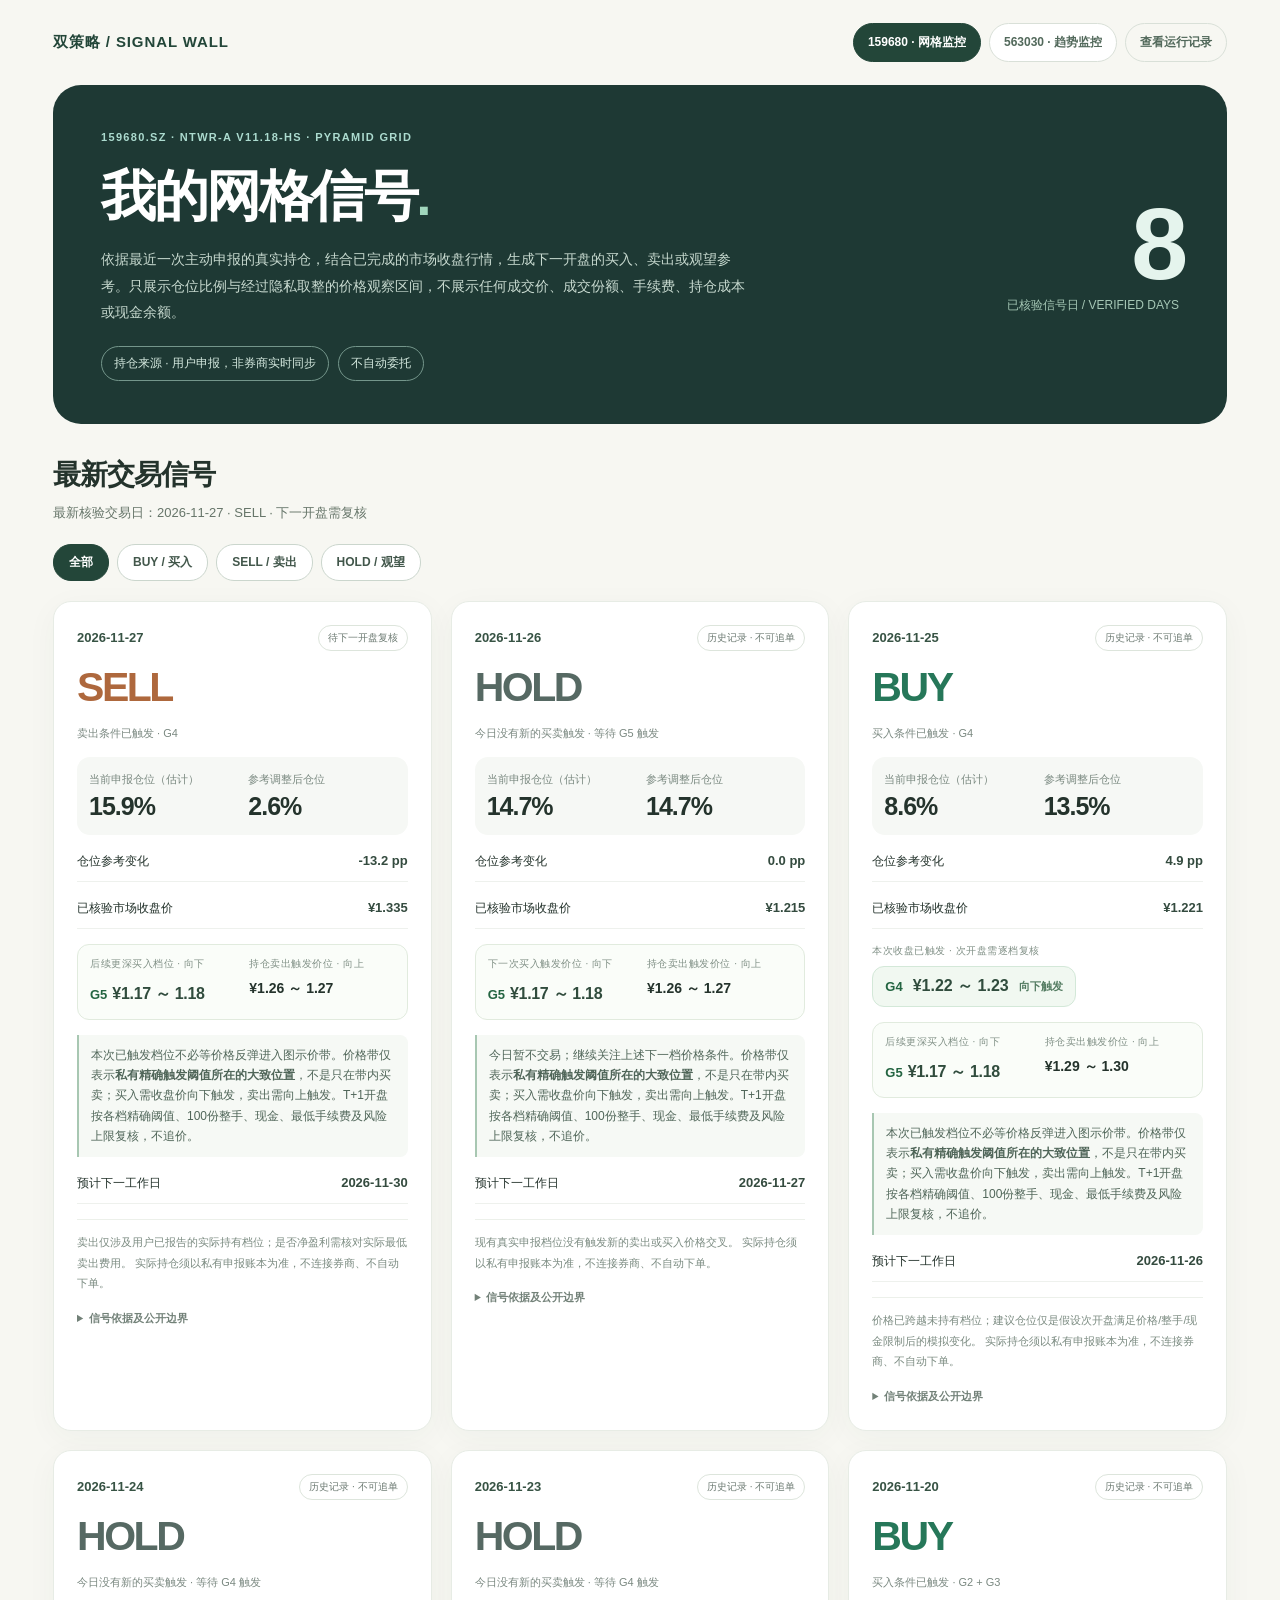
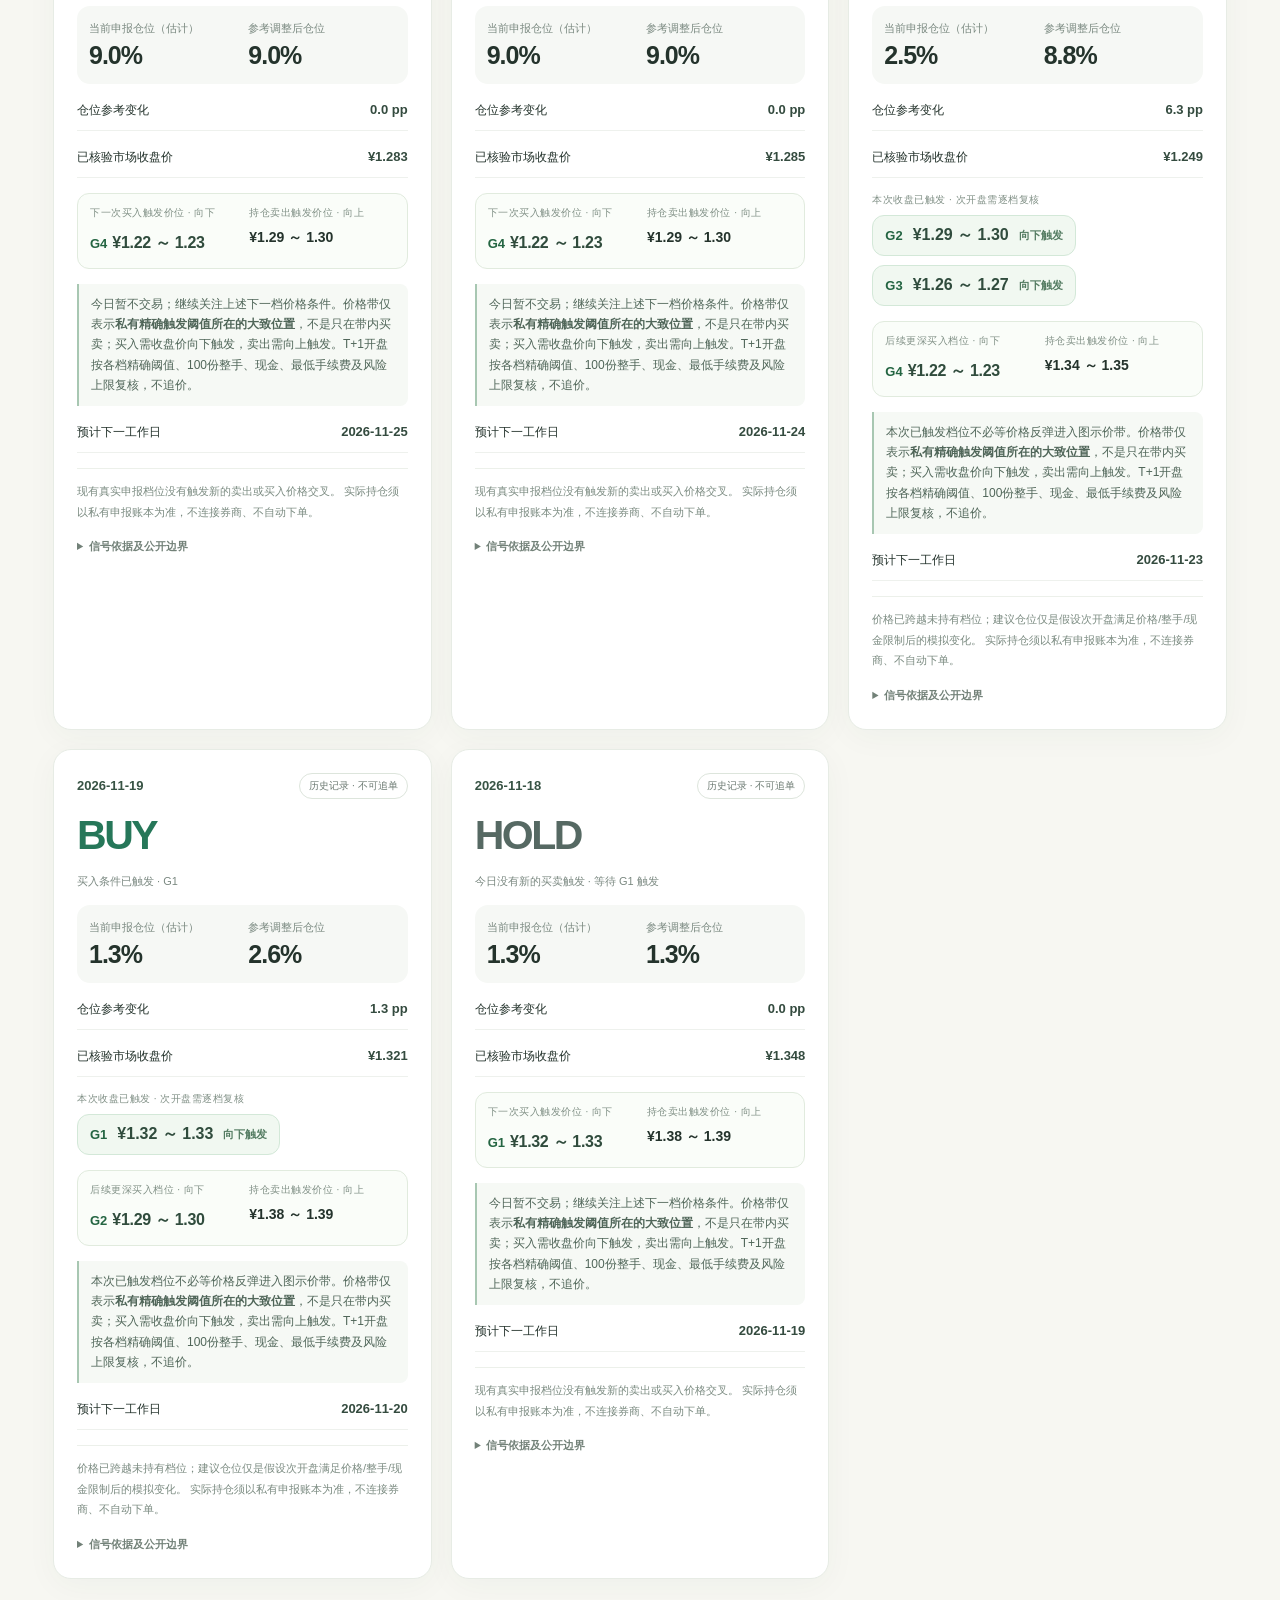
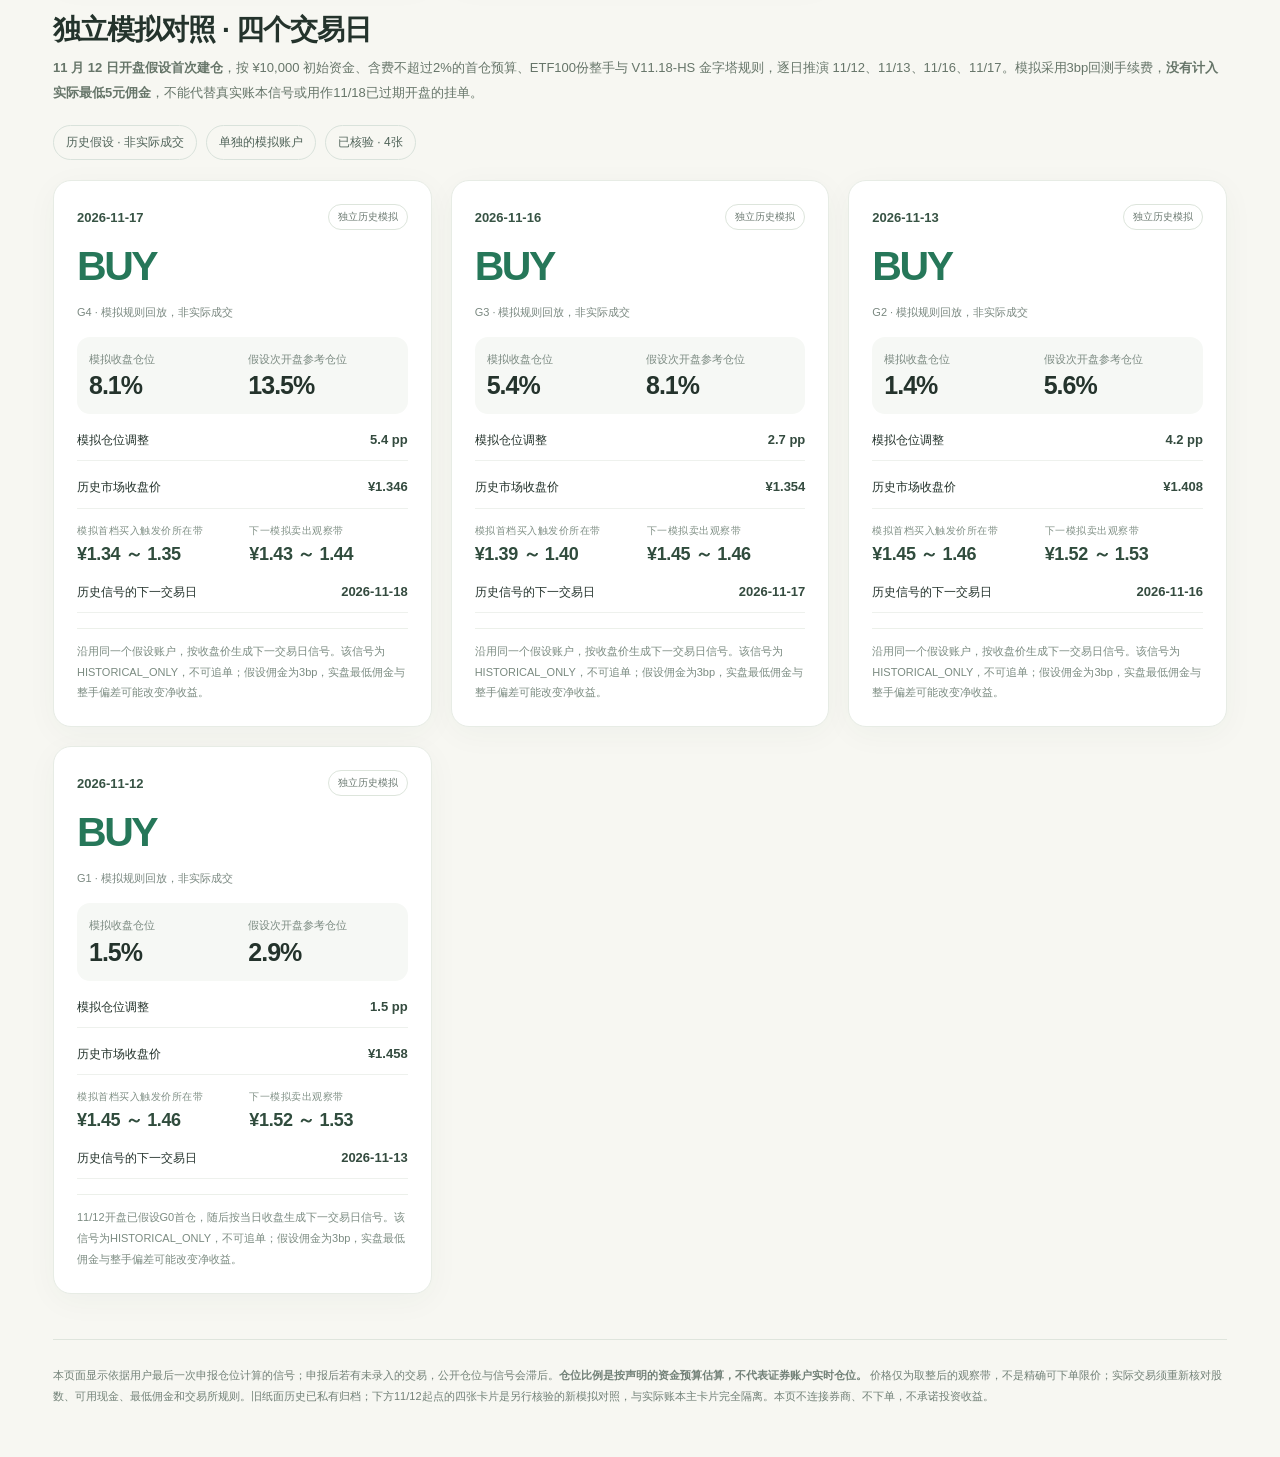
<file: index.html>
<!doctype html>
<html lang="zh-CN">
<head>
  <meta charset="utf-8">
  <meta name="viewport" content="width=device-width, initial-scale=1">
  <meta name="color-scheme" content="light">
  <meta name="description" content="159680.SZ / NTWR-A V11.18-HS。仅展示用户自报账本推导的仓位比例、价格观察带与信号；不公开实际成交明细。">
  <title>NTWR Signal Wall · 基于申报持仓的网格信号</title>
  <link rel="icon" type="image/svg+xml" href="data:image/svg+xml,%3Csvg%20xmlns%3D%22http%3A%2F%2Fwww.w3.org%2F2000%2Fsvg%22%20viewBox%3D%220%200%2064%2064%22%3E%3Crect%20width%3D%2264%22%20height%3D%2264%22%20rx%3D%2214%22%20fill%3D%22%23153f35%22%2F%3E%3Cpath%20d%3D%22M12%2020H52M12%2032H52M12%2044H52%22%20stroke%3D%22%23649487%22%20stroke-width%3D%222%22%20stroke-linecap%3D%22round%22%2F%3E%3Cpath%20d%3D%22M13%2022L25%2038L34%2030L42%2042L52%2017%22%20fill%3D%22none%22%20stroke%3D%22%23b8eed0%22%20stroke-width%3D%225%22%20stroke-linecap%3D%22round%22%20stroke-linejoin%3D%22round%22%2F%3E%3C%2Fsvg%3E">
  <link rel="stylesheet" href="./shared-ui.css">

</head>
<body>
<div class="shell">
  <nav class="nav" aria-label="双策略导航"><span class="logo">双策略 / SIGNAL WALL</span><div class="nav-actions"><a class="nav-link" href="./index.html" aria-current="page">159680 · 网格监控</a><a class="nav-link" href="./trend-563030.html">563030 · 趋势监控</a><a class="nav-link nav-link--secondary" href="https://github.com/zhangzihaoDT/grid-trading/actions/workflows/ntwr-a-159680-daily.yml" target="_blank" rel="noreferrer">查看运行记录</a></div></nav>
  <header class="hero">
    <div>
      <div class="eyebrow">159680.SZ · NTWR-A V11.18-HS · PYRAMID GRID</div>
      <h1>我的网格信号<span style="color:#a1d7bd">.</span></h1>
      <p>依据最近一次主动申报的真实持仓，结合已完成的市场收盘行情，生成下一开盘的买入、卖出或观望参考。只展示仓位比例与经过隐私取整的价格观察区间，不展示任何成交价、成交份额、手续费、持仓成本或现金余额。</p>
      <div class="state"><span class="chip" style="border-color:#74968b;color:#d5e9df">持仓来源 · 用户申报，非券商实时同步</span><span class="chip" style="border-color:#74968b;color:#d5e9df">不自动委托</span></div>
    </div>
    <div class="hero-stats"><div><div class="big-number" id="day-count">—</div><div class="subtle">已核验信号日 / VERIFIED DAYS</div></div></div>
  </header>
  <section class="intro">
    <h2>最新交易信号</h2>
    <p id="latest">尚无基于实际申报账本的新收盘信号。需等待当日收盘双源行情核验完成。</p>
    <div class="bar">
      <button class="filter" aria-pressed="true" data-filter="ALL">全部</button>
      <button class="filter" aria-pressed="false" data-filter="BUY">BUY / 买入</button>
      <button class="filter" aria-pressed="false" data-filter="SELL">SELL / 卖出</button>
      <button class="filter" aria-pressed="false" data-filter="HOLD">HOLD / 观望</button>
    </div>
  </section>
  <main id="cards" class="grid" aria-live="polite"><div class="empty">正在读取已核验的持仓信号…</div></main>
  <section class="intro" id="simulated-history" aria-label="独立历史模拟对照">
    <h2>独立模拟对照 · 四个交易日</h2>
    <p><strong>11 月 12 日开盘假设首次建仓</strong>，按 ¥10,000 初始资金、含费不超过2%的首仓预算、ETF100份整手与 V11.18-HS 金字塔规则，逐日推演 11/12、11/13、11/16、11/17。模拟采用3bp回测手续费，<strong>没有计入实际最低5元佣金</strong>，不能代替真实账本信号或用作11/18已过期开盘的挂单。</p>
    <div class="state"><span class="chip">历史假设 · 非实际成交</span><span class="chip">单独的模拟账户</span><span class="chip" id="simulation-count">待核验</span></div>
  </section>
  <section id="simulation-cards" class="grid" aria-live="polite"><div class="empty">模拟历史数据待核验发布；不会借用真实成交或旧模拟卡片。</div></section>
  <footer class="footer">本页面显示依据用户最后一次申报仓位计算的信号；申报后若有未录入的交易，公开仓位与信号会滞后。<strong>仓位比例是按声明的资金预算估算，不代表证券账户实时仓位。</strong> 价格仅为取整后的观察带，不是精确可下单限价；实际交易须重新核对股数、可用现金、最低佣金和交易所规则。旧纸面历史已私有归档；下方11/12起点的四张卡片是另行核验的新模拟对照，与实际账本主卡片完全隔离。本页不连接券商、不下单，不承诺投资收益。</footer>
</div>
<script>
"use strict";
const $=id=>document.getElementById(id);
const esc=value=>String(value??"").replace(/[&<>"']/g,c=>({"&":"&amp;","<":"&lt;",">":"&gt;",'"':"&quot;","'":"&#39;"}[c]));
let entries=[],current="ALL";
function priceZone(zone) {
  if(!zone)return "暂无";
  return "¥"+esc(zone.low)+" ～ "+esc(zone.high);
}
function card(e){
  const historic=e.timeliness==="HISTORICAL_ONLY" || (entries.length>0 && e.market_date<entries[0].market_date);
  const label=e.signal==="BUY"?"买入条件已触发":e.signal==="SELL"?"卖出条件已触发":"今日没有新的买卖触发";
  const date=esc(e.market_date);
  const fresh=e.ledger_freshness&&e.ledger_freshness.replace("USER_REPORTED_THROUGH_","");
  const hasRungDetail=Array.isArray(e.triggered_buy_zones);
  const triggered=hasRungDetail?e.triggered_buy_zones:(e.signal==="BUY"&&e.next_buy_zone?[{rung:e.strategy_rung,zone:e.next_buy_zone}]:[]);
  const upcoming=hasRungDetail?e.next_untriggered_buy_zone:null;
  // Preserve a next-trigger guide for legacy HOLD cards rather than
  // hiding an existing public next_buy_zone just because the card is old.
  const nextZone=upcoming?.zone||(hasRungDetail?null:(e.signal==="HOLD"?e.next_buy_zone:null));
  const nextRung=upcoming?.rung||"下一档";
  const triggeredHTML=triggered.map(item=>
    '<div class="rung-pill"><span class="rung-name">'+esc(item.rung)+'</span><span class="rung-band">'+priceZone(item.zone)+'</span><span class="rung-direction">向下触发</span></div>'
  ).join("");
  const sub=triggered.length?triggered.map(x=>esc(x.rung)).join(" + ")
    :e.signal==="HOLD"?"等待 "+esc(nextRung)+" 触发":esc(e.strategy_rung);
  const upcomingText=nextZone?
    '<span class="rung-name">'+esc(nextRung)+'</span><span class="zone">'+priceZone(nextZone)+'</span>':
    '<span class="zone-empty">暂无可核验的下一买入档位</span>';
  const triggerTitle=e.signal==="HOLD"?"下一次买入触发价位":"后续更深买入档位";
  const triggeredSection=triggered.length?
    '<div class="rung-section"><div class="zone-title">本次收盘已触发 · 次开盘需逐档复核</div><div class="rung-list">'+triggeredHTML+'</div></div>':"";
  return '<article class="card '+esc(e.signal)+'">'
    +'<div class="card-top"><span class="date">'+date+'</span><span class="tag">'+(historic?'历史记录 · 不可追单':'待下一开盘复核')+'</span></div>'
    +'<div class="signal">'+esc(e.signal)+'</div>'
    +'<div class="signal-sub">'+label+' · '+sub+'</div>'
    +'<div class="weights"><div><div class="label">当前申报仓位（估计）</div><div class="val">'+esc(e.stock_weight_pct)+'%</div></div>'
    +'<div><div class="label">参考调整后仓位</div><div class="val">'+esc(e.reference_target_weight_pct)+'%</div></div></div>'
    +'<div class="row"><span>仓位参考变化</span><strong>'+esc(e.suggested_change_pp)+' pp</strong></div>'
    +'<div class="row"><span>已核验市场收盘价</span><strong>¥'+Number(e.close_market).toFixed(3)+'</strong></div>'
    +'<div class="rung-sections">'
    +triggeredSection
    +'<div class="zones next-trigger-guides"><div><div class="zone-title">'+triggerTitle+' · 向下</div><div class="zone-entry">'+upcomingText+'</div></div>'
    +'<div><div class="zone-title">持仓卖出触发价位 · 向上</div><div class="zone-entry">'+priceZone(e.next_sell_zone)+'</div></div></div>'
    +'<div class="price-guidance">'
    +(e.signal==="HOLD"?'今日暂不交易；继续关注上述下一档价格条件。':'本次已触发档位不必等价格反弹进入图示价带。')
    +'价格带仅表示<strong>私有精确触发阈值所在的大致位置</strong>，不是只在带内买卖；买入需收盘价向下触发，卖出需向上触发。'
    +'T+1开盘按各档精确阈值、100份整手、现金、最低手续费及风险上限复核，不追价。'
    +'</div></div>'
    +'<div class="row"><span>预计下一工作日</span><strong>'+esc(e.next_weekday)+'</strong></div>'
    +'<div class="disclaimer">'+esc(e.reason)+' 实际持仓须以私有申报账本为准，不连接券商、不自动下单。</div>'
    +'<details><summary>信号依据及公开边界</summary><div style="padding-top:12px">持仓基于用户最后一次申报、未连接券商；最近记录更新日期：'+esc(fresh||"未知")+'。'
    +'策略版本：'+esc(e.strategy_version)+'。买入曾观测到最低佣金，卖出费用未核实。'
    +(historic?' 当前执行窗口已过去，不能追单。':' 下一开盘需要重新核对可成交条件。')
    +'</div></details>'
    +'</article>';
}
function simulatedCard(e){
  const note=e.market_date==="2026-11-12"?"11/12开盘已假设G0首仓，随后按当日收盘生成下一交易日信号": "沿用同一个假设账户，按收盘价生成下一交易日信号";
  return '<article class="card '+esc(e.signal)+'">'
    +'<div class="card-top"><span class="date">'+esc(e.market_date)+'</span><span class="tag">独立历史模拟</span></div>'
    +'<div class="signal">'+esc(e.signal)+'</div>'
    +'<div class="signal-sub">'+esc(e.strategy_rung)+' · 模拟规则回放，非实际成交</div>'
    +'<div class="weights"><div><div class="label">模拟收盘仓位</div><div class="val">'+esc(e.stock_weight_pct)+'%</div></div>'
    +'<div><div class="label">假设次开盘参考仓位</div><div class="val">'+esc(e.reference_target_weight_pct)+'%</div></div></div>'
    +'<div class="row"><span>模拟仓位调整</span><strong>'+esc(e.suggested_change_pp)+' pp</strong></div>'
    +'<div class="row"><span>历史市场收盘价</span><strong>¥'+Number(e.close_market).toFixed(3)+'</strong></div>'
    +'<div class="zones"><div><div class="zone-title">模拟首档买入触发价所在带</div><div class="zone">'+priceZone(e.next_buy_zone)+'</div></div>'
    +'<div><div class="zone-title">下一模拟卖出观察带</div><div class="zone">'+priceZone(e.next_sell_zone)+'</div></div></div>'
    +'<div class="row"><span>历史信号的下一交易日</span><strong>'+esc(e.next_weekday)+'</strong></div>'
    +'<div class="disclaimer">'+note+'。该信号为HISTORICAL_ONLY，不可追单；假设佣金为3bp，实盘最低佣金与整手偏差可能改变净收益。</div>'
    +'</article>';
}
fetch("./simulation.json",{cache:"no-store"})
  .then(res=>{if(!res.ok)throw Error("historical simulation not available");return res.json();})
  .then(feed=>{
    if(feed.schema_version!==1||feed.symbol!=="159680.SZ"
       ||feed.account_mode!=="COUNTERFACTUAL_PAPER_ONLY_NOV12_INITIAL_BUY"
       ||feed.simulation_start!=="2026-11-12"||feed.simulation_end!=="2026-11-17"
       ||feed.entry_budget_target_pct!=="2.0"||!Array.isArray(feed.entries)
       ||feed.entries.length!==4||feed.entries.some(x=>x.timeliness!=="HISTORICAL_ONLY")
       ||feed.entries.map(x=>x.market_date).join(",")!=="2026-11-17,2026-11-16,2026-11-13,2026-11-12"
       )throw Error("unverified four-session simulation");
    $("simulation-count").textContent="已核验 · 4张";
    $("simulation-cards").innerHTML=feed.entries.map(simulatedCard).join("");
  })
  .catch(()=>{$("simulation-count").textContent="尚未核验";
              $("simulation-cards").innerHTML='<div class="empty">四张模拟卡片尚未通过行情和规则验收，暂不展示。</div>';});

function render(){
  const showing=current==="ALL"?entries:entries.filter(e=>e.signal===current);
  $("cards").innerHTML=showing.length?showing.map(card).join(""):'<div class="empty">该分类暂无经核验的实际申报账本信号。</div>';
}
document.querySelectorAll(".filter").forEach(btn=>btn.addEventListener("click",()=>{
  current=btn.dataset.filter;
  document.querySelectorAll(".filter").forEach(x=>x.setAttribute("aria-pressed",String(x===btn)));
  render();
}));
fetch("./signals.json",{cache:"no-store"})
  .then(res=>{if(!res.ok)throw Error("HTTP "+res.status);return res.json();})
  .then(feed=>{
    if(feed.schema_version!==2||feed.symbol!=="159680.SZ"||
       feed.account_mode!=="USER_REPORTED_POSITION_SIGNAL_NOT_BROKER_CONNECTED"||
       !Array.isArray(feed.entries))throw Error("不支持的信号格式");
    entries=feed.entries.slice().sort((a,b)=>b.market_date.localeCompare(a.market_date));
    $("day-count").textContent=String(entries.length);
    $("latest").textContent=entries.length?
      "最新核验交易日："+entries[0].market_date+" · "+entries[0].signal+" · "+(entries[0].timeliness==="HISTORICAL_ONLY"?"历史回算，不可追单":"下一开盘需复核") :
      "新账本信号等待收盘行情核验；原纸面策略记录已从本看板移出。";
    render();
  }).catch(()=>{$("day-count").textContent="—";$("cards").innerHTML='<div class="empty">信号数据暂不可用；不会根据旧价位推算建议。</div>';});
</script>
</body>
</html>
</file>
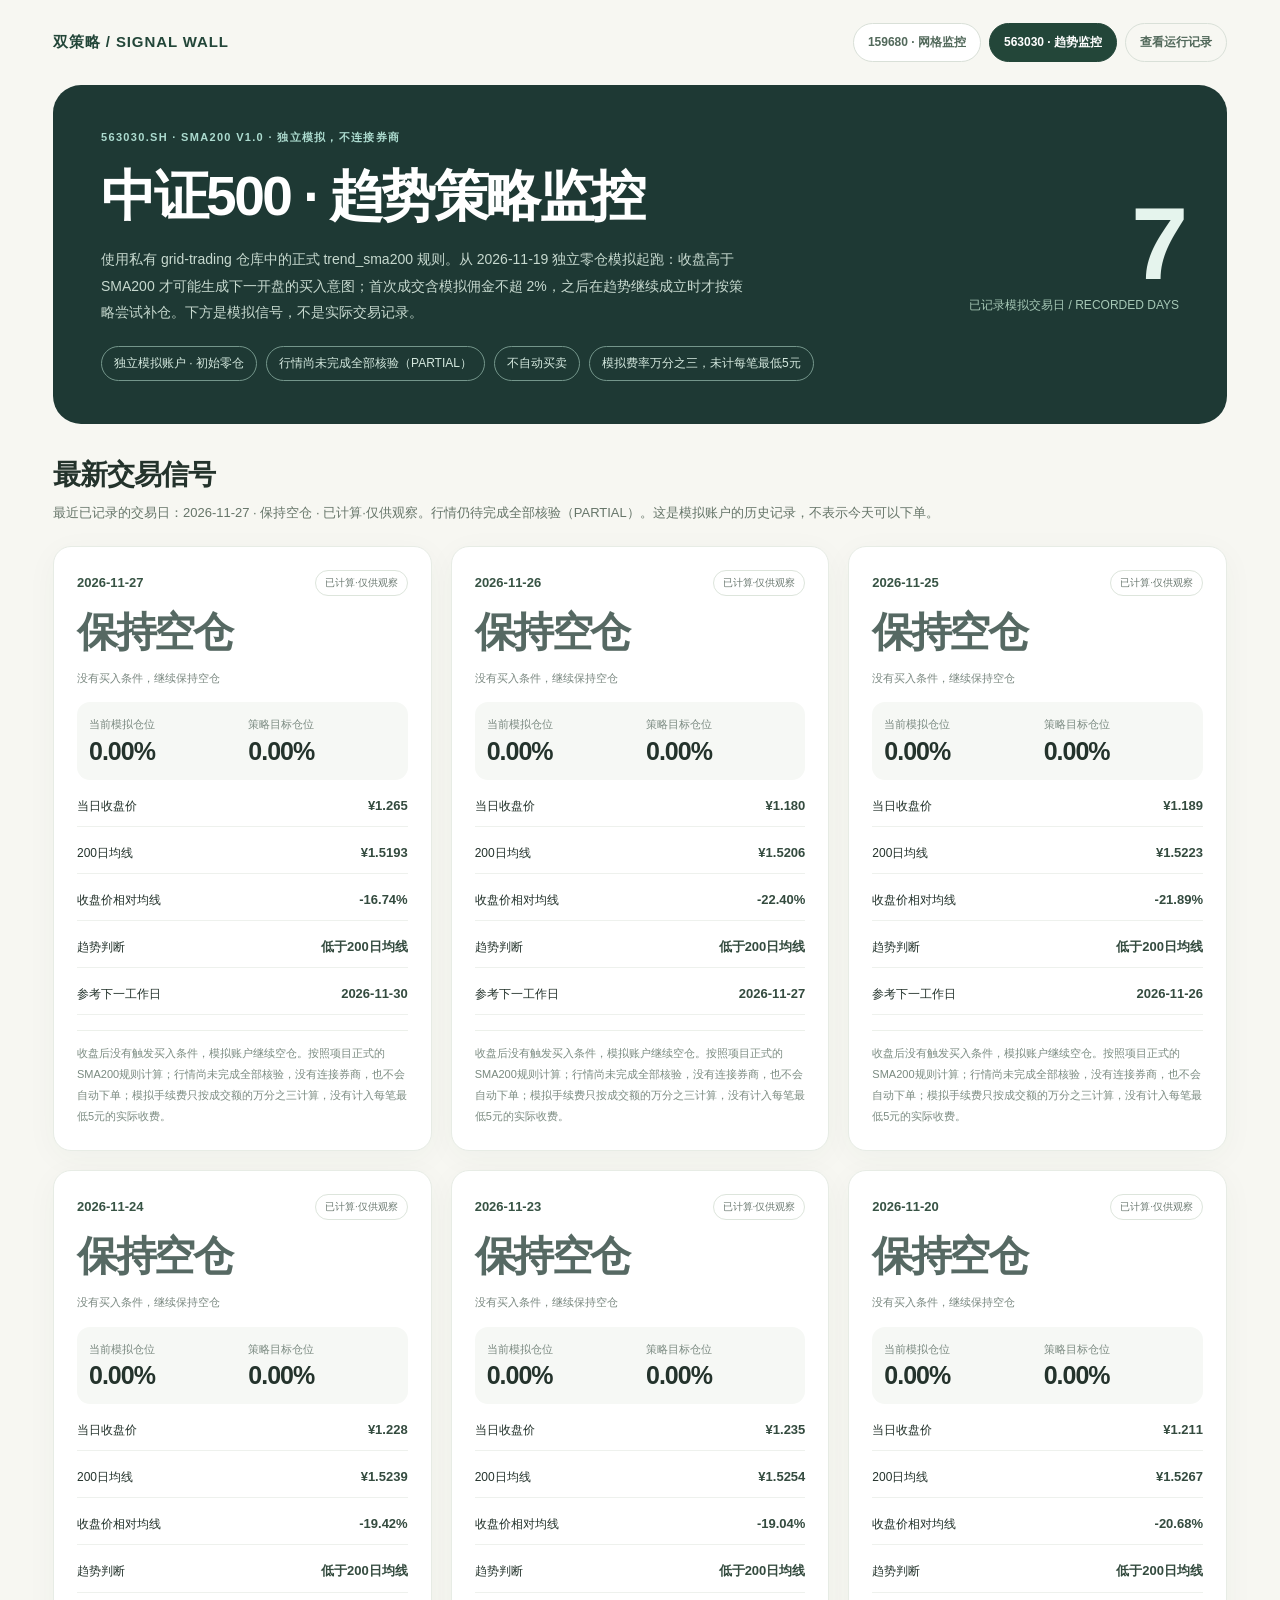
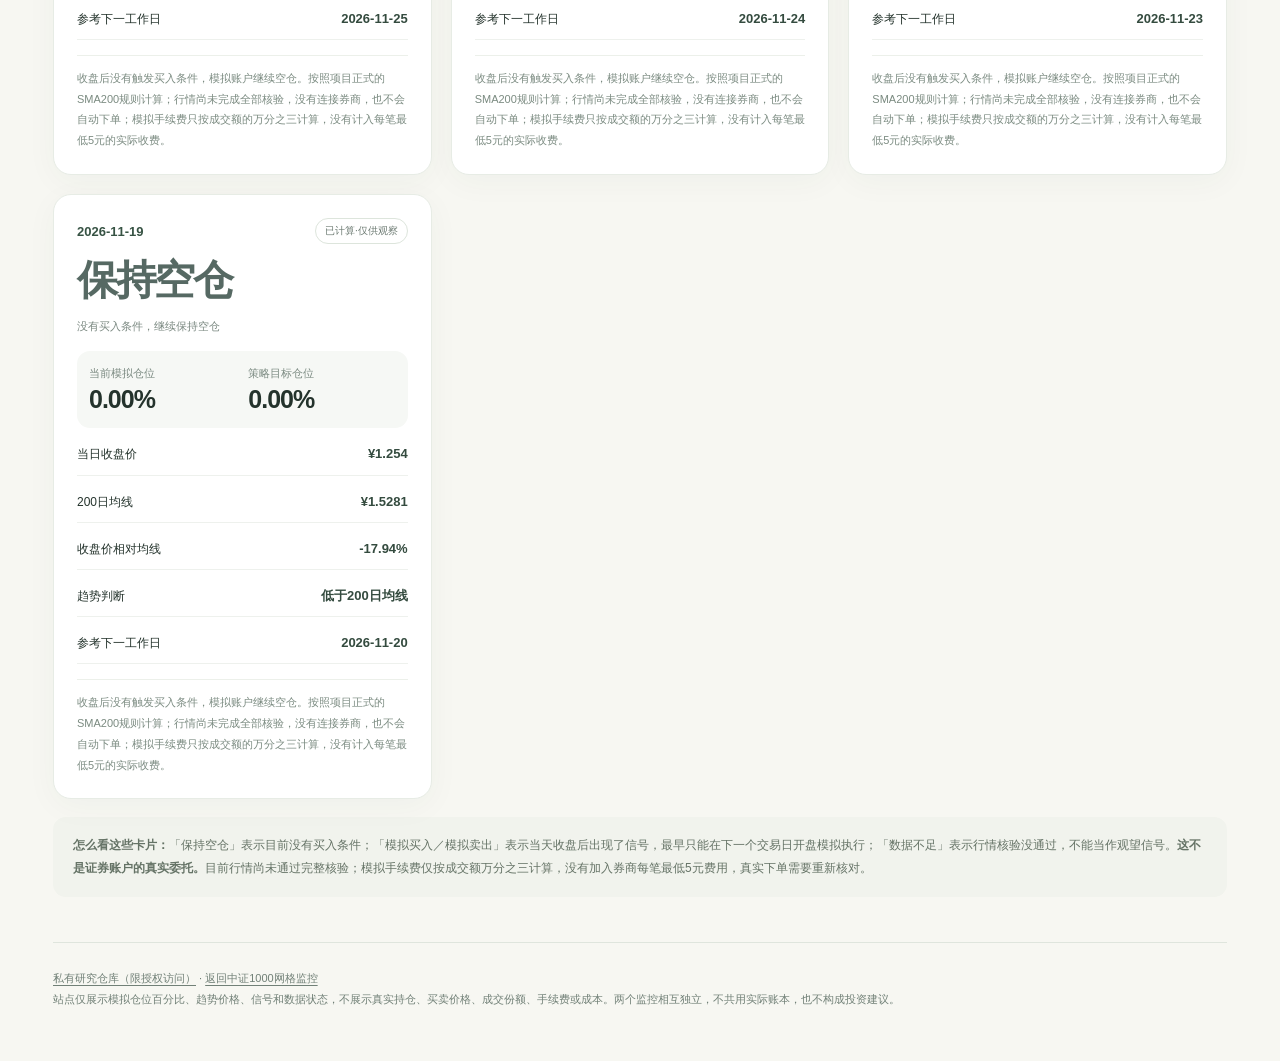
<file: trend-563030.html>
<!doctype html>
<html lang="zh-CN">
<head>
<meta charset="utf-8"><meta name="viewport" content="width=device-width,initial-scale=1">
<meta name="color-scheme" content="light">
<meta name="description" content="563030.SH SMA200 趋势策略独立模拟监控，不连接券商，不显示真实持仓。">
<title>563030 · SMA200 趋势监控 | 双策略信号墙</title>
<link rel="icon" type="image/svg+xml" href="data:image/svg+xml,%3Csvg%20xmlns%3D%22http%3A%2F%2Fwww.w3.org%2F2000%2Fsvg%22%20viewBox%3D%220%200%2064%2064%22%3E%3Crect%20width%3D%2264%22%20height%3D%2264%22%20rx%3D%2214%22%20fill%3D%22%23153f35%22%2F%3E%3Cpath%20d%3D%22M12%2020H52M12%2032H52M12%2044H52%22%20stroke%3D%22%23649487%22%20stroke-width%3D%222%22%20stroke-linecap%3D%22round%22%2F%3E%3Cpath%20d%3D%22M13%2022L25%2038L34%2030L42%2042L52%2017%22%20fill%3D%22none%22%20stroke%3D%22%23b8eed0%22%20stroke-width%3D%225%22%20stroke-linecap%3D%22round%22%20stroke-linejoin%3D%22round%22%2F%3E%3C%2Fsvg%3E">
<link rel="stylesheet" href="./shared-ui.css">
</head>
<body>
<div class="shell">
<nav class="nav" aria-label="双策略导航"><span class="logo">双策略 / SIGNAL WALL</span><div class="nav-actions"><a class="nav-link" href="./index.html">159680 · 网格监控</a><a class="nav-link" href="./trend-563030.html" aria-current="page">563030 · 趋势监控</a><a class="nav-link nav-link--secondary" href="https://github.com/zhangzihaoDT/grid-trading/actions/workflows/sma200-563030-daily.yml" target="_blank" rel="noreferrer">查看运行记录</a></div></nav>
<header class="hero">
<div>
<div class="eyebrow">563030.SH · SMA200 V1.0 · 独立模拟，不连接券商</div>
<h1>中证500 · 趋势策略监控</h1>
<p>使用私有 grid-trading 仓库中的正式 trend_sma200 规则。从 2026-11-19 独立零仓模拟起跑：收盘高于 SMA200 才可能生成下一开盘的买入意图；首次成交含模拟佣金不超 2%，之后在趋势继续成立时才按策略尝试补仓。下方是模拟信号，不是实际交易记录。</p>
<div class="state"><span class="chip">独立模拟账户 · 初始零仓</span><span class="chip">行情尚未完成全部核验（PARTIAL）</span><span class="chip">不自动买卖</span><span class="chip">模拟费率万分之三，未计每笔最低5元</span></div>
</div>
<div class="hero-stats"><div><div class="big-number" id="day-count">—</div><div class="subtle">已记录模拟交易日 / RECORDED DAYS</div></div></div>
</header>
<section class="intro"><h2>最新交易信号</h2><p id="latest">正在读取每日监控…</p></section>
<div id="cards" class="grid" aria-live="polite"><div class="empty">尚未收到核验后的模拟监控数据。</div></div>
<div class="warning"><strong>怎么看这些卡片：</strong>「保持空仓」表示目前没有买入条件；「模拟买入／模拟卖出」表示当天收盘后出现了信号，最早只能在下一个交易日开盘模拟执行；「数据不足」表示行情核验没通过，不能当作观望信号。<strong>这不是证券账户的真实委托。</strong>目前行情尚未通过完整核验；模拟手续费仅按成交额万分之三计算，没有加入券商每笔最低5元费用，真实下单需要重新核对。</div>
<footer class="footer">
<a href="https://github.com/zhangzihaoDT/grid-trading" target="_blank" rel="noreferrer">私有研究仓库（限授权访问）</a> ·
<a href="./index.html">返回中证1000网格监控</a><br>
站点仅展示模拟仓位百分比、趋势价格、信号和数据状态，不展示真实持仓、买卖价格、成交份额、手续费或成本。两个监控相互独立，不共用实际账本，也不构成投资建议。
</footer>
</div>
<script>
"use strict";
const el=id=>document.getElementById(id);
const esc=v=>String(v??"—").replace(/[&<>"']/g,c=>({"&":"&amp;","<":"&lt;",">":"&gt;",'"':"&quot;","'":"&#39;"}[c]));
const signalNames={BUY:"模拟买入",SELL:"模拟卖出",NO_SIGNAL:"数据不足"};
const statusNames={OBSERVATION_ONLY:"已计算·仅供观察",BLOCKED:"行情校验未通过"};
const trendNames={UPTREND:"站在200日均线上方",DOWNTREND:"低于200日均线",UNVERIFIED:"尚未核验"};
const errorReasons={
  outside_completed_shanghai_market_session:"运行时当天还没收盘，不能提前计算信号。",
  requested_market_date_not_yet_completed:"行情日期尚未收盘，无法计算当天信号。",
  no_completed_matching_bar_for_requested_date:"还没有取得这个交易日完整且一致的收盘行情。",
  raw_qfq_calendar_mismatch:"普通行情与复权行情的交易日期不一致。",
  insufficient_200_day_warmup:"历史收盘数据不足200个有效交易日，不能计算200日均线。",
  unreviewed_raw_adjustment_discrepancy:"普通行情与复权行情有差异，需要检查分红、拆分等情况。",
  independent_source_missing_latest_three_bars:"第二个行情来源缺少最近交易日的数据。",
  independent_source_disagreement_latest_three_bars:"两个行情来源的价格不一致，需要核对后才能产生信号。",
  provider_unavailable:"行情来源暂时无法访问。"
};
function labelSignal(r){
  if(r.signal==="HOLD")return Number(r.stock_weight_pct||0)===0?"保持空仓":"继续持有";
  return signalNames[r.signal]||"数据不足";
}
function reasonText(r){
  const raw=String(r.reason||"");
  if(r.status==="BLOCKED"){
    const short=raw.split(":")[0];
    return errorReasons[short]||"当天行情或程序校验没有通过，因此暂停提供交易信号；可到私有仓库查看详细原因。";
  }
  if(raw.startsWith("Official strategy T-close / T+1-open")){
    return "该交易日收盘后按正式SMA200策略计算模拟信号；行情尚未完成全部核验，不会自动下单，模拟手续费未计入券商每笔最低5元收费。";
  }
  return raw||"仅作为模拟研究的交易信号，不代表真实委托或成交。";
}
function item(r){
 const signal=["BUY","SELL","HOLD","NO_SIGNAL"].includes(r.signal)?r.signal:"NO_SIGNAL";
 const label=r.status==="BLOCKED"?"数据校验没通过，暂时无法计算信号"
   :r.signal==="HOLD"?(Number(r.stock_weight_pct||0)===0?"没有买入条件，继续保持空仓":"没有新的买卖条件，继续持有")
   :"收盘出现模拟交易信号，下一交易日开盘复核";
 const number=v=>v==null?"—":v+"%";
 return '<article class="card '+signal+'">'
   +'<div class="card-top"><span class="date">'+esc(r.market_date)+'</span><span class="tag">'+esc(statusNames[r.status]||"状态待确认")+'</span></div>'
   +'<div class="signal">'+esc(labelSignal(r))+'</div>'
   +'<div class="signal-sub">'+esc(label)+'</div>'
   +'<div class="weights"><div><div class="label">当前模拟仓位</div><div class="val">'+esc(number(r.stock_weight_pct))+'</div></div>'
   +'<div><div class="label">策略目标仓位</div><div class="val">'+esc(number(r.target_weight_pct))+'</div></div></div>'
   +'<div class="row"><span>当日收盘价</span><strong>'+esc(r.close_market==null?"—":"¥"+r.close_market)+'</strong></div>'
   +'<div class="row"><span>200日均线</span><strong>'+esc(r.sma200==null?"—":"¥"+r.sma200)+'</strong></div>'
   +'<div class="row"><span>收盘价相对均线</span><strong>'+esc(number(r.sma200_deviation_pct))+'</strong></div>'
   +'<div class="row"><span>趋势判断</span><strong>'+esc(trendNames[r.trend_state]||"尚未确认")+'</strong></div>'
   +'<div class="row"><span>参考下一工作日</span><strong>'+esc(r.next_weekday)+'</strong></div>'
   +'<div class="disclaimer">'+esc(reasonText(r))+'</div></article>';
}

fetch("./trend-563030.json",{cache:"no-store"})
 .then(r=>{if(!r.ok)throw Error("feed missing");return r.json()})
 .then(feed=>{
   if(feed.schema_version!==1||feed.symbol!=="563030.SH"||!Array.isArray(feed.entries))throw Error("invalid feed");
   const records=feed.entries;
   if(!records.length)throw Error("no records");
   el("cards").innerHTML=records.map(item).join("");
   el("day-count").textContent=String(records.length);
   const last=records[0];
   el("latest").textContent="最近已记录的交易日："+last.market_date+" · "+labelSignal(last)+
     " · "+(statusNames[last.status]||"状态待确认")+
     "。行情仍待完成全部核验（PARTIAL）。这是模拟账户的历史记录，不表示今天可以下单。";
 })
 .catch(()=>{el("day-count").textContent="—";el("latest").textContent="尚未收到可以展示的趋势监控数据；不得据此买入。";
             el("cards").innerHTML='<div class="empty">趋势信号源暂未准备好，等待独立监控完成。</div>';});
</script>
</body>
</html>
</file>
<file: shared-ui.css>
/* Dual Strategy Signal Wall — shared visual system, 2026-11-20.
   Layout and typography only; no trading logic, private data or market values. */
:root{
  --page:#f7f7f2;--ink:#24332c;--muted:#667569;--deep:#1e3934;
  --accent:#267759;--line:#dfe5dd;--surface:#fff;--soft:#f6f8f5;
  --radius-card:18px;--radius-hero:28px;--page-width:1230px;
  font-family:Inter,-apple-system,BlinkMacSystemFont,"PingFang SC","Microsoft Yahei",sans-serif;
  color:var(--ink);background:var(--page)
}
*{box-sizing:border-box}
body{margin:0}
a{color:inherit;text-decoration:none}
button{font:inherit}
.shell{max-width:var(--page-width);margin:0 auto;padding:0 28px 50px}
.nav{display:flex;justify-content:space-between;align-items:center;gap:16px;min-height:85px;flex-wrap:wrap;padding:12px 0}
.logo{font-size:15px;letter-spacing:.06em;font-weight:800;color:#234639}
.nav-actions{display:flex;align-items:center;gap:8px;flex-wrap:wrap}
.nav-link{font-size:12px;font-weight:650;border:1px solid #d9e0d8;border-radius:22px;padding:10px 14px;color:#52695b;background:#fff;white-space:nowrap}
.nav-link:hover,.nav-link:focus-visible{border-color:#72988b;outline-offset:3px}
.nav-link[aria-current="page"]{background:#234639;border-color:#234639;color:white}
.nav-link--secondary{background:transparent}
.hero{display:grid;grid-template-columns:minmax(0,1.4fr) minmax(200px,.6fr);gap:24px;background:var(--deep);color:white;padding:43px 48px;border-radius:var(--radius-hero);min-height:296px;align-items:center}
.eyebrow{font-size:11px;font-weight:750;color:#acdbcf;letter-spacing:.12em;line-height:1.7}
h1{font-size:clamp(32px,4.3vw,58px);letter-spacing:-.045em;line-height:1.15;margin:18px 0}
.hero p{color:#c7d9cf;font-size:14px;line-height:1.9;max-width:650px;margin:0}
.hero-stats{display:flex;flex-direction:column;align-items:flex-end;justify-content:center;text-align:right}
.big-number{font-size:clamp(68px,8vw,112px);font-weight:800;line-height:1;letter-spacing:-.09em;color:#e5f4ed}
.subtle{font-size:12px;line-height:1.6;color:#a6c8b6}
.state{display:flex;gap:9px;flex-wrap:wrap;align-items:center;margin:20px 0 0}
.chip{border:1px solid #d9e2db;border-radius:30px;padding:8px 12px;font-size:12px;line-height:1.4;color:#51645a}
.hero .chip{border-color:#74968b;color:#d5e9df}
.intro{margin:33px 0 20px}
.intro h2{font-size:28px;line-height:1.3;margin:0 0 8px;letter-spacing:-.035em}
.intro p{color:var(--muted);font-size:13px;line-height:1.9;margin:0}
.bar{display:flex;gap:8px;flex-wrap:wrap;margin:18px 0}
.filter{border:1px solid #cbd6cd;background:#fff;color:#42574b;cursor:pointer;padding:9px 15px;border-radius:18px;font-size:12px;font-weight:650}
.filter[aria-pressed="true"]{background:#234639;color:#fff;border-color:#234639}
.filter:focus-visible{outline:2px solid #267759;outline-offset:2px}
.grid{display:grid;grid-template-columns:repeat(3,minmax(0,1fr));gap:19px}
.card{background:var(--surface);border:1px solid #e7ece5;border-radius:var(--radius-card);padding:23px;box-shadow:0 7px 32px #1c42330a;display:flex;flex-direction:column;gap:15px;min-width:0}
.card-top{display:flex;justify-content:space-between;gap:10px;align-items:center}
.date{font-size:13px;font-weight:750;color:#375344}
.tag{font-size:10px;border:1px solid #dde5dc;border-radius:15px;padding:5px 9px;color:#6c7a72;line-height:1.4}
.signal{font-size:41px;font-weight:850;letter-spacing:-.06em;line-height:1.05;overflow-wrap:anywhere}
.BUY .signal{color:#267759}.SELL .signal{color:#ae683d}.HOLD .signal{color:#566963}.NO_SIGNAL .signal{color:#a65f5f}
.signal-sub{font-size:11px;color:#7a8880;line-height:1.7}
.weights{background:var(--soft);border-radius:13px;padding:14px 12px;display:grid;grid-template-columns:repeat(2,minmax(0,1fr));gap:12px}
.label{font-size:11px;color:#7a8980;line-height:1.5}
.val{font-size:25px;font-weight:780;letter-spacing:-.04em;margin-top:4px;overflow-wrap:anywhere;font-variant-numeric:tabular-nums}
.row{display:flex;justify-content:space-between;align-items:baseline;gap:10px;border-bottom:1px solid #eef1ed;padding-bottom:9px;font-size:12px;line-height:1.7}
.row strong{font-size:13px;white-space:normal;text-align:right;color:#344b3f;font-variant-numeric:tabular-nums}
.zones{display:grid;grid-template-columns:repeat(2,minmax(0,1fr));gap:14px}
.zone-title{font-size:10px;letter-spacing:.05em;color:#809086}
.zone{font-size:18px;font-weight:800;margin-top:4px;color:#304c3d;letter-spacing:-.02em;overflow-wrap:anywhere}
.rung-sections{display:flex;flex-direction:column;gap:15px}
.rung-section{display:flex;flex-direction:column;gap:8px}
.rung-list{display:flex;flex-wrap:wrap;gap:9px;align-items:flex-start}
.rung-pill{display:flex;align-items:center;gap:10px;padding:9px 12px;border:1px solid #d3e8d8;background:#f1f8f1;border-radius:12px;min-width:0}
.rung-name{font-size:13px;font-weight:800;color:#246542;white-space:nowrap}
.rung-band{font-size:16px;font-weight:760;color:#304c3d;font-variant-numeric:tabular-nums;overflow-wrap:anywhere}
.rung-direction{font-size:11px;font-weight:650;color:#537b61;white-space:nowrap}
.next-trigger-guides{padding:12px;border:1px solid #e1ebde;border-radius:12px;background:#fafdf9}
.next-trigger-guides .zone-entry{display:flex;flex-wrap:wrap;gap:5px;align-items:baseline}
.next-trigger-guides .zone-entry .zone{margin-left:0}

.zone-entry{margin-top:6px;min-height:23px;font-size:14px;font-weight:650;line-height:1.6;overflow-wrap:anywhere}
.zone-entry .zone{display:inline;font-size:16px;margin-left:5px}
.zone-empty{font-size:13px;color:#6c7c73}
.price-guidance{font-size:12px;color:#506659;line-height:1.7;padding:10px 12px;border-left:2px solid #a8c7b2;background:#f6f9f5;border-radius:0 8px 8px 0}

.disclaimer{font-size:11px;color:#7b8b81;line-height:1.9;border-top:1px solid #ecf0ea;padding-top:12px}
details{font-size:11px;color:#728178;line-height:1.75}
summary{cursor:pointer;font-weight:700}
.empty{grid-column:1/-1;text-align:center;border:1px dashed #cfdace;border-radius:16px;padding:45px 25px;color:#607267;background:#fff;font-size:13px;line-height:1.8}
.warning{background:#f1f3ed;border-radius:13px;padding:17px 20px;color:#657366;font-size:12px;line-height:1.9;margin-top:18px}
.footer{border-top:1px solid var(--line);padding-top:25px;margin-top:45px;color:#718077;font-size:11px;line-height:1.95}
.footer a{text-decoration:underline;text-underline-offset:3px}
@media(max-width:880px){
  .hero{grid-template-columns:1fr}
  .hero-stats{align-items:flex-start;text-align:left}
  .grid{grid-template-columns:repeat(2,minmax(0,1fr))}
}
@media(max-width:580px){
  .shell{padding:0 14px 30px}
  .nav{min-height:65px;align-items:flex-start}
  .nav-actions{width:100%}
  .nav-link{white-space:normal}
  .hero{padding:28px 24px;min-height:0}
  .hero-stats{margin-top:4px}
  .big-number{font-size:76px}
  .grid{grid-template-columns:1fr}
  .card{padding:22px}
  .intro h2{font-size:24px}
  .weights{gap:9px}
  .val{font-size:23px}
}
</file>
